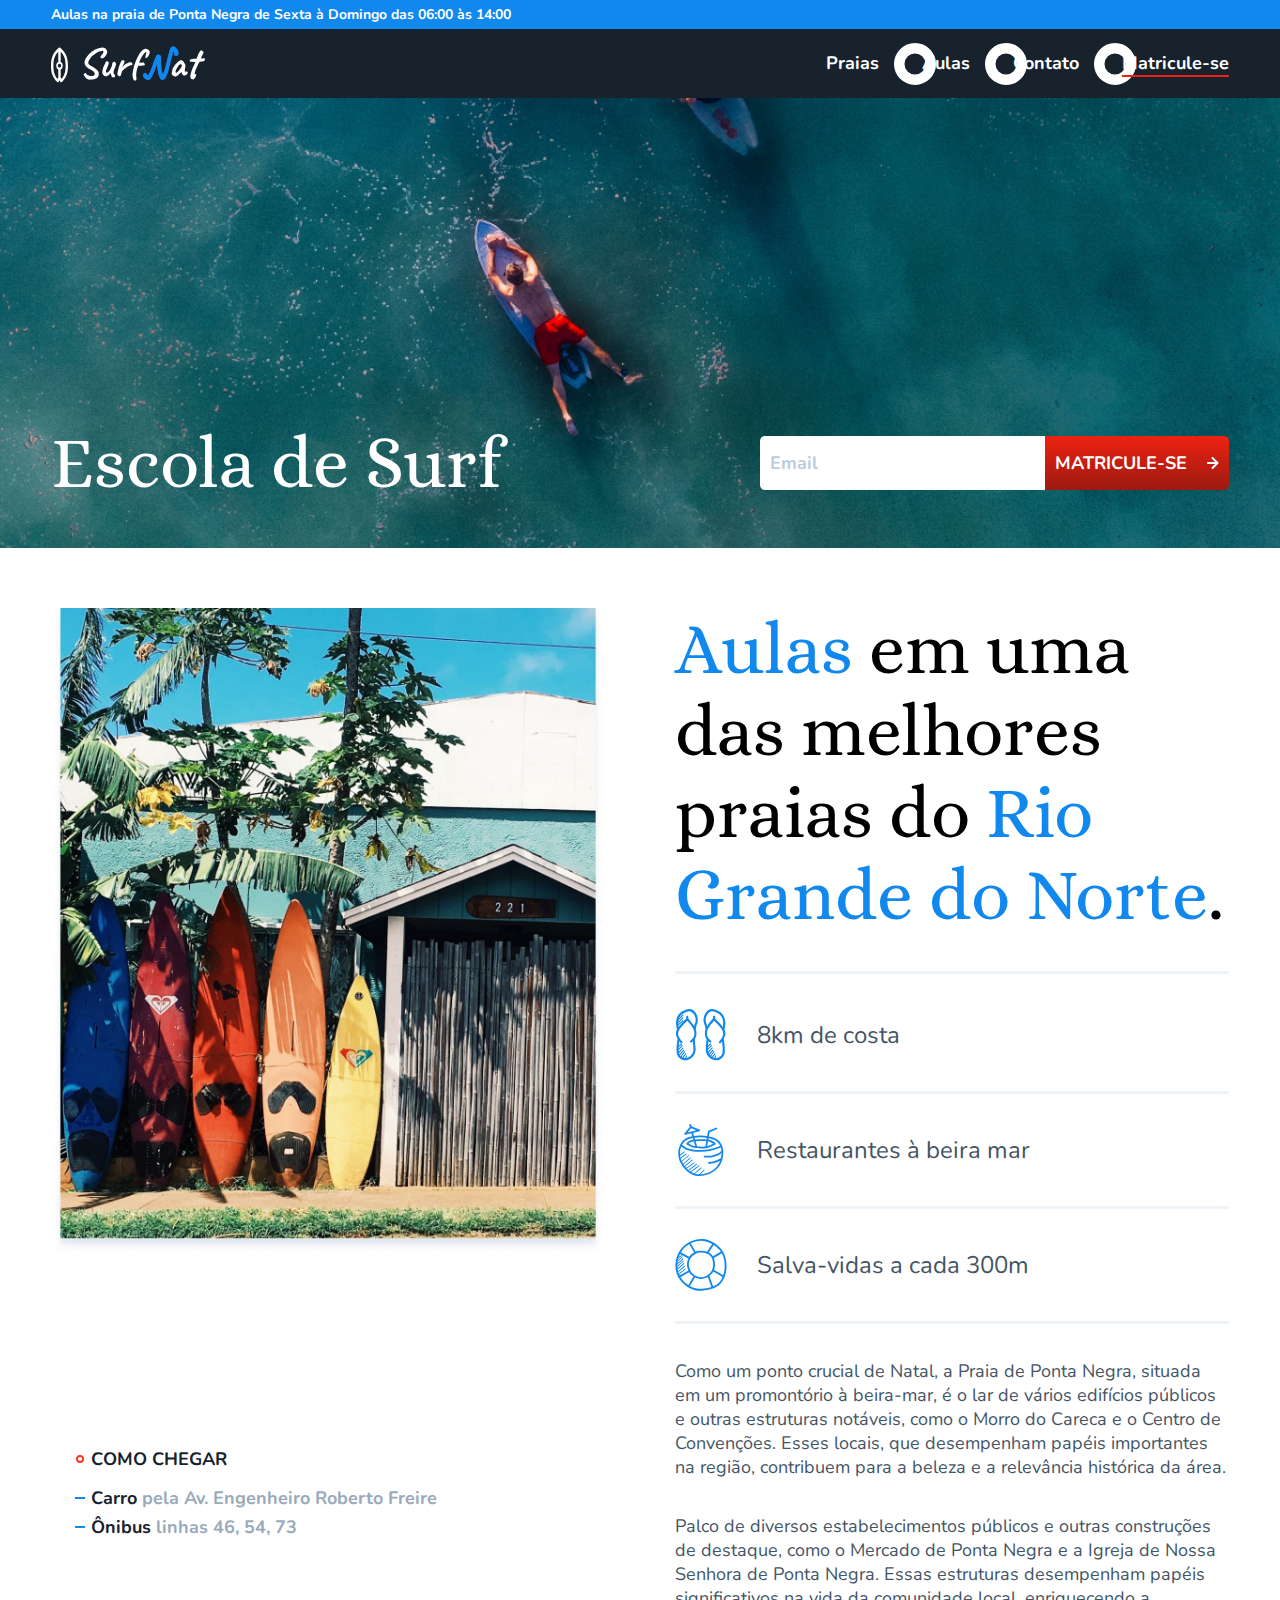
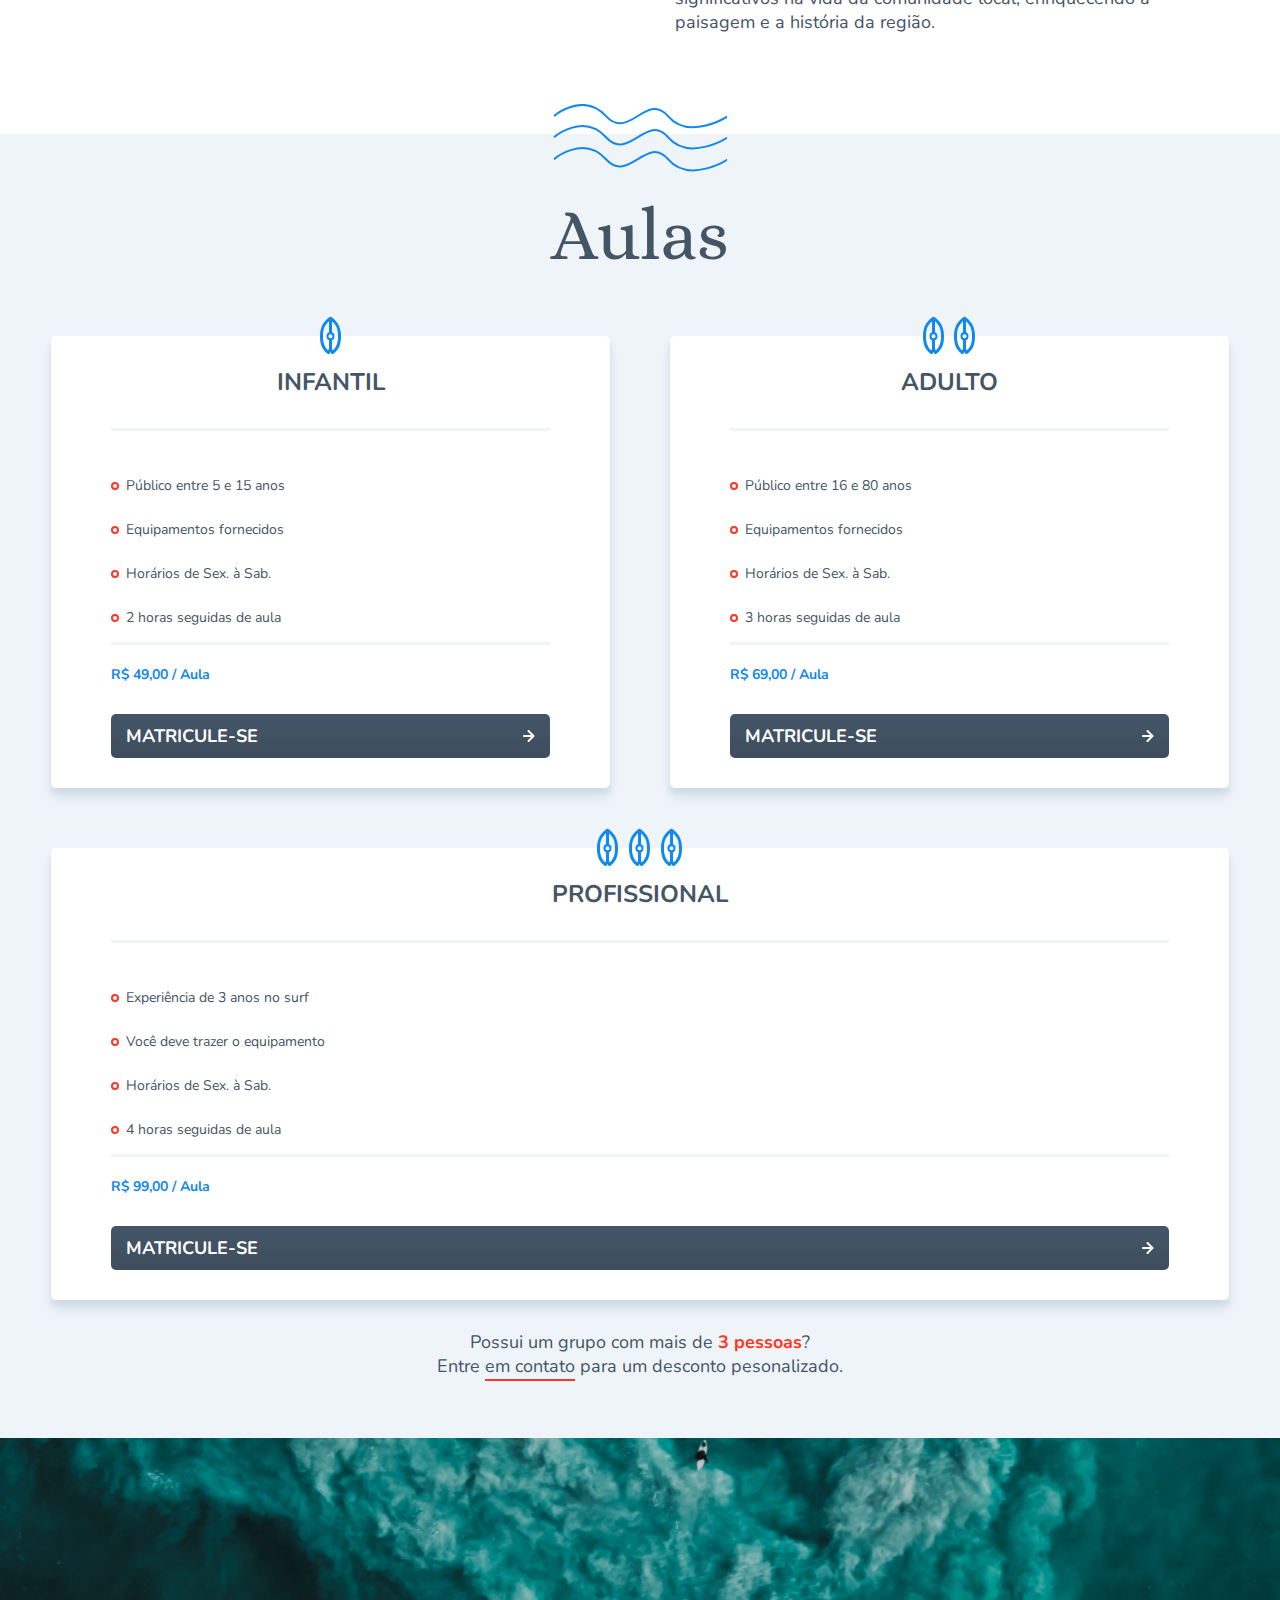
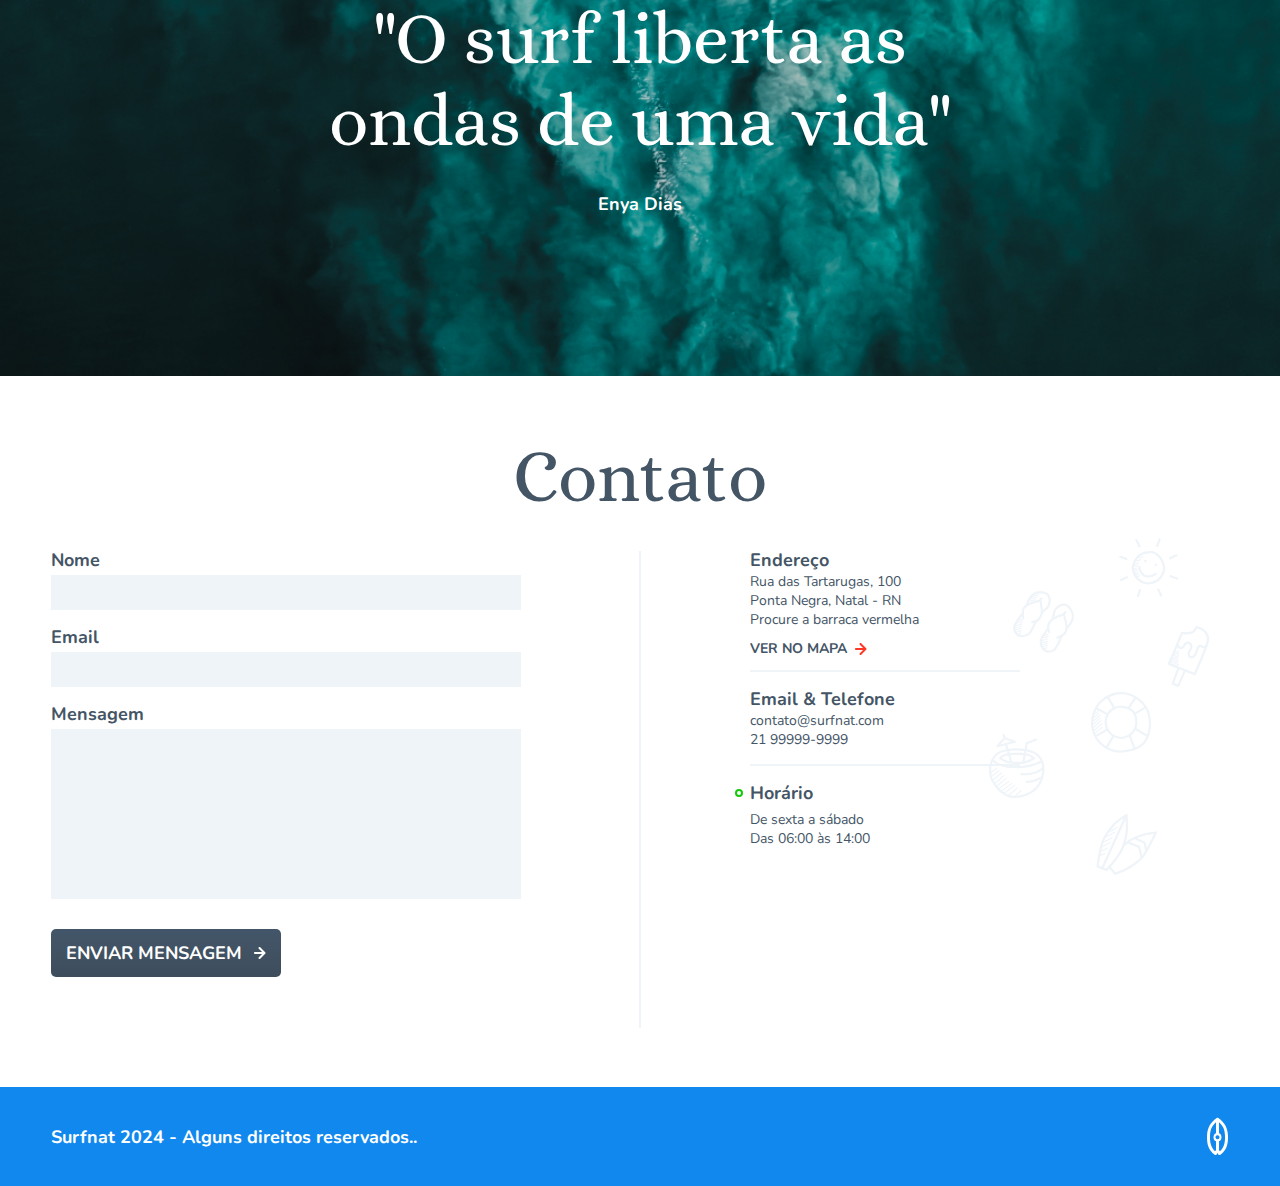
<file: index.html>
<!DOCTYPE html>
<html lang="pt-BR">

<head>
  <meta charset="UTF-8">
  <meta name="viewport" content="width=device-width, initial-scale=1.0">
  <link rel="shortcut icon" href="./assets/imgs/surfbot-icon.svg" type="image/svg">
  <title>Surfnat | Home</title>

  <!-- GOOGLE FONTS -->
  <link rel="preconnect" href="https://fonts.googleapis.com">
  <link rel="preconnect" href="https://fonts.gstatic.com" crossorigin>
  <link href="https://fonts.googleapis.com/css2?family=Alice&family=Nunito:ital,wght@0,200..1000;1,200..1000&display=swap" rel="stylesheet">
  <!-- CSS -->
  <link rel="stylesheet" href="./assets/css/style.css">
</head>

<body>
  <header>
    <div class="cabecalho-superior container">
      <p>Aulas na praia de Ponta Negra de Sexta à Domingo das 06:00 às 14:00</p>
    </div>

    <div class="cabecalho-inferior">
      <div class="container">
        <a href="./index.html"><img src="assets/imgs/marca.svg" alt="Logo surfnat"></a>
        <nav>
          <ul>
            <li>
              <a href="#praias">Praias</a>
              <img src="assets/imgs/detalhe-nav.svg" alt="">
            </li>
            <li>
              <a href="#aulas">Aulas</a>
              <img src="assets/imgs/detalhe-nav.svg" alt="">
            </li>
            <li>
              <a href="#contato">Contato</a>
              <img src="assets/imgs/detalhe-nav.svg" alt="">
            </li>
            <li><a href="#matricula">Matricule-se</a></li>
          </ul>
        </nav>
      </div>
    </div>
  </header>

  <section class="intro">
    <div class="container">
      <h1>Escola de Surf</h1>
      <form action="">
        <input type="email" id="email" placeholder="Email">
        <button type="submit">MATRICULE-SE
          <span>
            <img src="assets/imgs/seta.svg" alt="">
          </span>
        </button>
      </form>
    </div>
  </section>

  <main>
    <section class="praias container">
      <div class="praias-local">
        <div>
          <img src="assets/imgs/foto-galeria.jpg" alt="" class="praia">
          <div class="modal">
            <div class="embed">
              <iframe src="https://www.google.com/maps/embed?pb=!1m14!1m8!1m3!1d11225.554790338598!2d-35.165779388228216!3d-5.879086527837389!3m2!1i1024!2i768!4f13.1!3m3!1m2!1s0x7b2ff2ae2c55695%3A0x3ba594c57ef58fc1!2sPraia%20de%20Ponta%20Negra!5e0!3m2!1spt-BR!2sbr!4v1709142155805!5m2!1spt-BR!2sbr" width="400" height="500" style="border:0;" allowfullscreen="" loading="lazy" referrerpolicy="no-referrer-when-downgrade"></iframe>
              </iframe>
            </div>
          </div>
        </div>
        <ul class="como-chegar">
          <h3>COMO CHEGAR</h3>
          <li>Carro <span>pela Av. Engenheiro Roberto Freire</span></li>
          <li>Ônibus <span>linhas 46, 54, 73</span></li>
        </ul>
      </div>
      <div class="praias-texto">
        <h2><span>Aulas</span> em uma das melhores praias do <span>Rio Grande do Norte</span>.</h2>
        <ul>
          <li>
            <img src="assets/imgs/sandalhas.svg" width="52px" height="52px">
            <span>8km de costa</span>
          </li>
          <li>
            <img src="assets/imgs/coco.svg" width="52px" height="52px">
            <span>Restaurantes à beira mar</span>
          </li>
          <li>
            <img src="assets/imgs/boia.svg" width="52px" height="52px">
            <span>Salva-vidas a cada 300m</span>
          </li>
        </ul>
        <div>
          <p>Como um ponto crucial de Natal, a Praia de Ponta Negra, situada em um promontório à beira-mar, é o lar de vários edifícios públicos e outras estruturas notáveis, como o Morro do Careca e o Centro de Convenções. Esses locais, que desempenham papéis importantes na região, contribuem para a beleza e a relevância histórica da área.</p>
          <p>Palco de diversos estabelecimentos públicos e outras construções de destaque, como o Mercado de Ponta Negra e a Igreja de Nossa Senhora de Ponta Negra. Essas estruturas desempenham papéis significativos na vida da comunidade local, enriquecendo a paisagem e a história da região.</p>
        </div>
      </div>
    </section>

    <section class="aulas">
      <div class="container">
        <h2>Aulas</h2>
        <div>
          <div class="box-aulas">
            <div class="card-aula">
              <h3>INFANTIL</h3>
              <ul>
                <li>Público entre 5 e 15 anos</li>
                <li>Equipamentos fornecidos</li>
                <li>Horários de Sex. à Sab.</li>
                <li>2 horas seguidas de aula</li>
              </ul>
              <span>R$ 49,00 / Aula</span>
              <a href="#">MATRICULE-SE
                <img src="assets/imgs/seta.svg" alt="">
              </a>
            </div>

            <div class="card-aula">
              <h3>ADULTO</h3>
              <ul>
                <li>Público entre 16 e 80 anos</li>
                <li>Equipamentos fornecidos</li>
                <li>Horários de Sex. à Sab.</li>
                <li>3 horas seguidas de aula</li>
              </ul>
              <span>R$ 69,00 / Aula</span>
              <a href="">MATRICULE-SE
                <img src="assets/imgs/seta.svg" alt="">
              </a>
            </div>

            <div class="card-aula">
              <h3>PROFISSIONAL</h3>
              <ul>
                <li>Experiência de 3 anos no surf</li>
                <li>Você deve trazer o equipamento</li>
                <li>Horários de Sex. à Sab.</li>
                <li>4 horas seguidas de aula</li>
              </ul>
              <span>R$ 99,00 / Aula</span>
              <a href="">MATRICULE-SE
                <img src="assets/imgs/seta.svg" alt="">
              </a>
            </div>
          </div>
        </div>
        <p class="texto-desconto">
          Possui um grupo com mais de <strong>3 pessoas</strong>?<br>
          Entre <span>em contato</span> para um desconto pesonalizado.
        </p>
      </div>
    </section>

    <article class="quote">
      <div class="container">
        <p>"O surf liberta as <br> ondas de uma vida"</p>
        <span>Enya Dias</span>
      </div>
    </article>

    <section class="contato">
      <h2>Contato</h2>
      <div class="container">
        <form action="">
          <label for="nome">Nome</label>
          <input type="text" id="nome">

          <label for="email">Email</label>
          <input type="email" id="email">

          <label for="mensagem">Mensagem</label>
          <textarea name="mensagem" id="mensagem" cols="30" rows="10"></textarea>
          <a href="">ENVIAR MENSAGEM
            <span>
              <img src="assets/imgs/seta.svg" alt="">
            </span>
          </a>
        </form>

        <ul>
          <span>Endereço</span>
          <li>Rua das Tartarugas, 100</li>
          <li>Ponta Negra, Natal - RN</li>
          <li>Procure a barraca vermelha</li>
          <span><a href="https://www.google.com/maps?ll=-5.875891,-35.170062&z=14&t=m&hl=pt-BR&gl=BR&mapclient=embed&q=Praia+de+Ponta+Negra+Rio+Grande+do+Norte" target="_blank">VER NO MAPA</a><img src="assets/imgs/seta.svg" alt=""></span>

          <span class="detalhe-linha">Email & Telefone</span>
          <li>contato@surfnat.com</li>
          <li class="detalhe-linha">21 99999-9999</li>

          <span class="detalhe">Horário</span>
          <li>De sexta a sábado</li>
          <li>Das 06:00 às 14:00</li>
        </ul>
      </div>
    </section>
  </main>

  <footer class="rodape">
    <div class="container">
      <p>Surfnat 2024 - Alguns direitos reservados.. </p>
      <img src="assets/imgs/surfbot-white-icon.svg" alt="">
    </div>
  </footer>
</body>

</html>
</file>
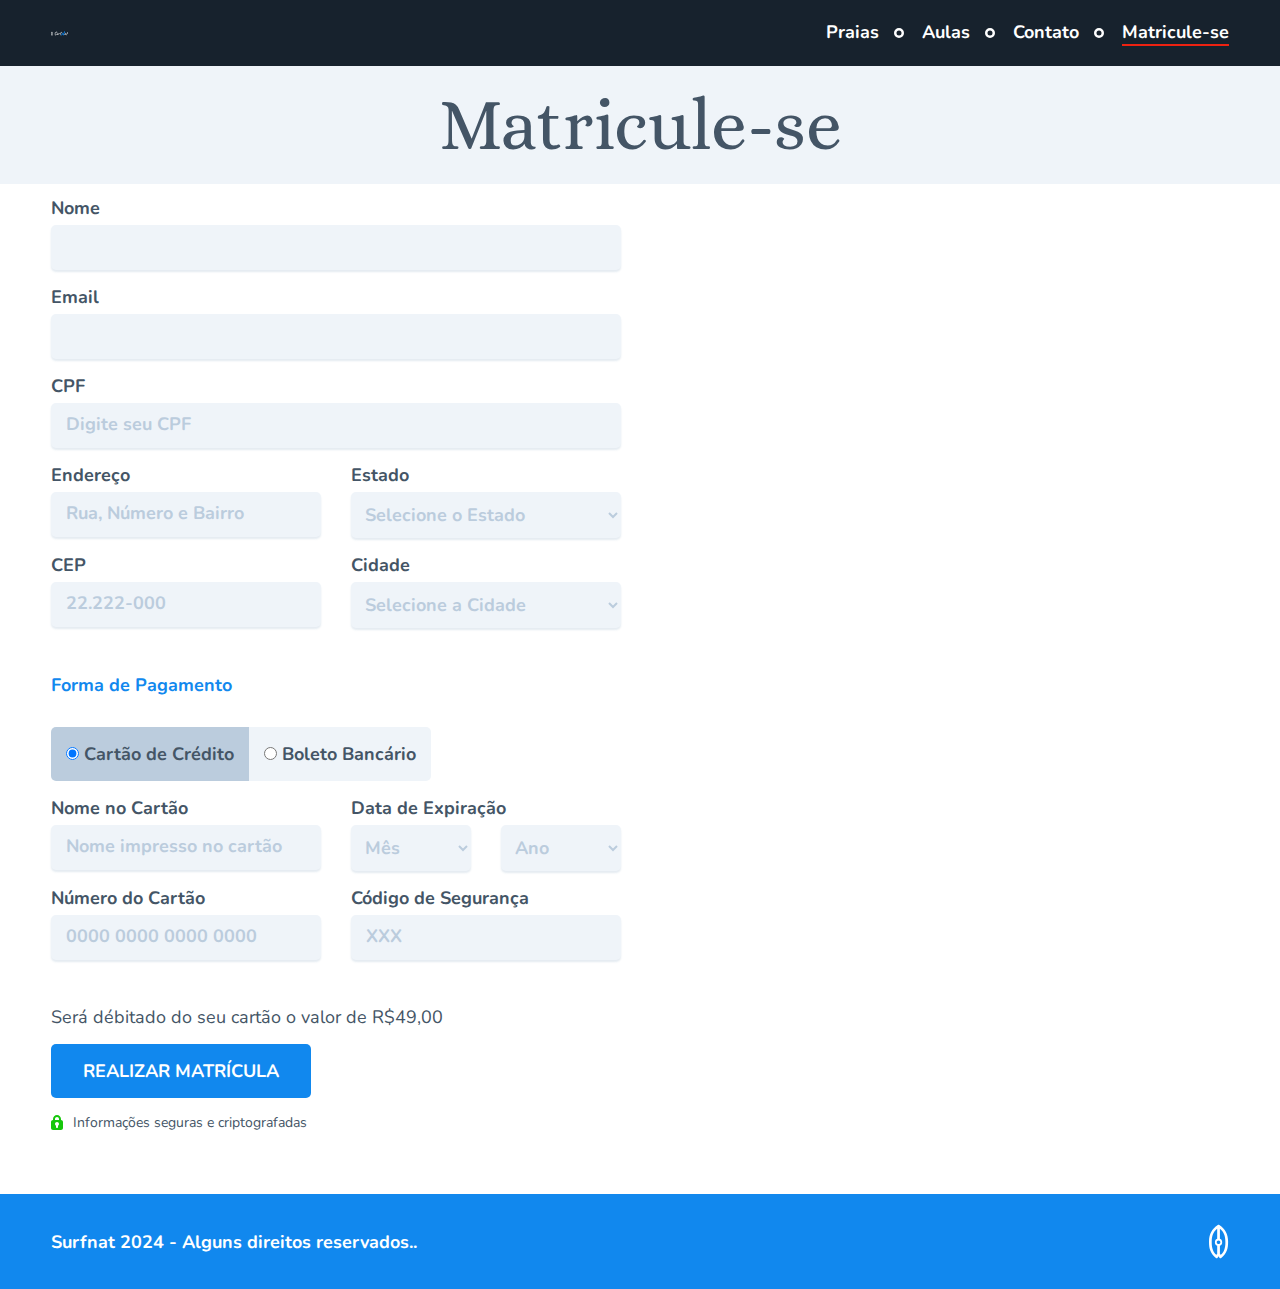
<file: matricula.html>
<!DOCTYPE html>
<html lang="pt-BR">

<head>
  <meta charset="UTF-8">
  <meta name="viewport" content="width=device-width, initial-scale=1.0">

  <!-- GOOGLE FONTS -->
  <link rel="preconnect" href="https://fonts.googleapis.com">
  <link rel="preconnect" href="https://fonts.gstatic.com" crossorigin>
  <link href="https://fonts.googleapis.com/css2?family=Alice&family=Nunito:ital,wght@0,200..1000;1,200..1000&display=swap" rel="stylesheet">
  <!-- CSS -->
  <link rel="stylesheet" href="./assets/css/matricula.css">
  <title>Surfnat | Matricula</title>
</head>

<body>
  <header>
    <div class="cabecalho-inferior">
      <div class="container">
        <a href="./index.html"><img src="assets/imgs/marca.svg" alt="Logo surfnat"></a>
        <nav>
          <ul>
            <li>
              <a href="#praias">Praias</a>
              <img src="assets/imgs/detalhe-nav.svg" alt="">
            </li>
            <li>
              <a href="#aulas">Aulas</a>
              <img src="assets/imgs/detalhe-nav.svg" alt="">
            </li>
            <li>
              <a href="#contato">Contato</a>
              <img src="assets/imgs/detalhe-nav.svg" alt="">
            </li>
            <li><a href="#matricula">Matricule-se</a></li>
          </ul>
        </nav>
      </div>

    </div>
  </header>

  <main>
    <div class="titulo-bg">
      <div class="titulo container">
        <h1>Matricule-se</h1>
      </div>
    </div>

    <div class="grid-container container">
      <div class="formulario">
        <section id="sectionFormulario" class="dados container">
          <form action="">

            <label for="nome">Nome</label>
            <input type="text" id="nome">
            <label for="email">Email</label>
            <input type="email" id="email">
            <label for="cpf">CPF</label>
            <input type="text" id="cpf" placeholder="Digite seu CPF">

            <div class="local">
              <div>
                <label for="endereco">Endereço</label>
                <input type="text" id="endereco" placeholder="Rua, Número e Bairro">
              </div>
              <div>
                <label for="estado">Estado</label>
                <select name="estado" id="estados">
                  <option value="">Selecione o Estado</option>
                  <option value="RN">Rio Grande do Norte</option>
                  <option value="PB">Paraíba</option>
                </select>
              </div>
              <div>
                <label for="cep">CEP</label>
                <input type="text" id="cep" placeholder="22.222-000">
              </div>
              <div>
                <label for="cidade">Cidade</label>
                <select name="cidade" id="cidade">
                  <option value="">Selecione a Cidade</option>
                  <option value="Natal">Natal</option>
                  <option value="João Pessoa">João Pessoa</option>
                </select>
              </div>
            </div>

          </form>
        </section>

        <section id="sectionPagamento" class="pagamento container">
          <h2>Forma de Pagamento</h2>

          <div class="box-pagamentos">
            <div class="option-cartao-credito">
              <input type="radio" name="forma-pagamento" id="cartaoCredito" checked>
              <label for="forma-pagamento">Cartão de Crédito</label>
            </div>
            <div class="option-boleto">
              <input type="radio" name="forma-pagamento" id="boleto">
              <label for="forma-pagamento">Boleto Bancário</label>
            </div>
          </div>

          <!-- INICIO DADOS-CARTAO-CREDITO -->
          <div class="dados-cartao-credito">
            <div>
              <label for="nome-cartao">Nome no Cartão</label>
              <input type="text" id="nomeCartao " placeholder="Nome impresso no cartão">
            </div>
            <div>
              <label for="nome-cartao">Data de Expiração</label>
              <div class="data">
                <select name="mes" id="inputMes">
                  <option value="">Mês</option>
                  <option value="01">01</option>
                  <option value="02">02</option>
                  <option value="03">03</option>
                  <option value="04">04</option>
                  <option value="05">05</option>
                  <option value="06">06</option>
                  <option value="07">07</option>
                  <option value="08">08</option>
                  <option value="09">09</option>
                  <option value="10">10</option>
                  <option value="11">11</option>
                  <option value="12">12</option>
                </select>
                <select name="ano" id="inputAno">
                  <option value="">Ano</option>
                  <option value="2022">2022</option>
                  <option value="2023">2023</option>
                  <option value="2024">2024</option>
                  <option value="2025">2025</option>
                  <option value="2026">2026</option>
                  <option value="2027">2027</option>
                  <option value="2028">2028</option>
                  <option value="2029">2029</option>
                  <option value="2030">2030</option>
                </select>
              </div>
            </div>
            <div>
              <label for="numero-cartao">Número do Cartão</label>
              <input type="text" id="numeroCartao" placeholder="0000 0000 0000 0000">
            </div>
            <div>
              <label for="cvv">Código de Segurança </label>
              <input type="text" id="cvv" placeholder="XXX">
            </div>
          </div>
          <!-- FIM DADOS-CARTAO-CREDITO -->

          <div class="concluir-matricula">
            <p>Será débitado do seu cartão o valor de R$49,00</p>
            <a href="#">REALIZAR MATRÍCULA</a>
            <span>Informações seguras e criptografadas</span>
          </div>
        </section>
      </div>
    </div>
  </main>

  <footer class="rodape">
    <div class="container">
      <p>Surfnat 2024 - Alguns direitos reservados.. </p>
      <img src="assets/imgs/surfbot-white-icon.svg" alt="">
    </div>
  </footer>
</body>

</html>
</file>
<file: assets/css/style.css>
/* ESTILOS GERAIS */

:root {
	--cor-primaria-100: #269bff;
	--cor-primaria-200: #1188ee;
	--cor-primaria-300: #0467cc;
	--cor-secundaria-100: #ff3726;
	--cor-secundaria-200: #ee2211;
	--cor-secundaria-300: #d91504;
	--cor-neutra-100: #eff4f9;
	--cor-neutra-200: #bbccdd;
	--cor-neutra-300: #99aabb;
	--cor-neutra-400: #667788;
	--cor-neutra-500: #445566;
	--cor-neutra-600: #17222d;

	--gradiente-primario: linear-gradient(180deg, #ee2211 0%, #9b1a10 100%);

	--gradiente-secundario: linear-gradient(180deg, #435669 0%, #3e4d5c 100%);

	--fonte-primaria: 400 4.5rem Alice, sans-serif;
	--fonte-secundaria-lg: 400 1.5rem Nunito, sans-serif;
	--fonte-secundaria-lg-b: 700 1.5rem Nunito, sans-serif;
	--fonte-secundaria-md: 400 1.125rem Nunito, sans-serif;
	--fonte-secundaria-md-b: 700 1.125rem Nunito, sans-serif;
	--fonte-secundaria-sm: 400 0.875rem Nunito, sans-serif;
	--fonte-secundaria-sm-b: 700 0.875rem Nunito, sans-serif;

	::-webkit-scrollbar {
		width: 8px;
	}

	::-webkit-scrollbar-track {
		background: var(--cor-neutra-200);
	}

	::-webkit-scrollbar-thumb {
		background: var(--cor-neutra-600);
		border-radius: 10px;
	}
}

* {
	margin: 0;
	padding: 0;
	box-sizing: border-box;
	text-decoration: none;
	list-style: none;
}

.container {
	max-width: 1400px;
	margin: 0 auto;
}

img {
	display: block;
	max-width: 100%;
}

@media (width <= 1100px) {
	html {
		font-size: 0.9rem;
	}
}

/* CABEÇALHO */

header {
	background: var(--cor-primaria-200);
}

.cabecalho-superior {
	font: var(--fonte-secundaria-sm-b);
	color: #fff;
	padding: 5px 4%;
}

.cabecalho-inferior {
	background: var(--cor-neutra-600);
}

.cabecalho-inferior > div {
	display: flex;
	justify-content: space-between;
	align-items: center;
	flex-wrap: wrap;
	gap: 15px;
	padding: 12px 4%;
}

.cabecalho-inferior a {
	transition: ease-in-out 0.2s;
}

.cabecalho-inferior a:hover {
	transform: scale(1.05);
}

.cabecalho-inferior ul {
	display: flex;
	flex-wrap: wrap;
	gap: 15px;
}

.cabecalho-inferior ul li {
	display: flex;
	gap: 10px;
}

.cabecalho-inferior ul li img {
	padding: 0 5px;
}

.cabecalho-inferior ul li a {
	font: var(--fonte-secundaria-md-b);
	color: #fff;
	padding: 8px 0;
	border-radius: 5px;
	transition: ease-in-out 0.2s;
}

.cabecalho-inferior ul li a:last-child::after {
	content: '';
	display: block;
	width: 100%;
	height: 2px;
	background: var(--cor-secundaria-200);
}

.cabecalho-inferior ul li a:hover {
	color: var(--cor-neutra-200);
	font-weight: 800;
}

@media (width <= 670px) {
	.cabecalho-inferior ul,
	.cabecalho-inferior ul li {
		gap: 4px;
	}
}

@media (width <= 510px) {
	.cabecalho-inferior > div {
		justify-content: center;
	}
}

/* INTRO */
section.intro {
	background-image: url('../imgs/bg-intro.jpg');
	background-size: cover;
	background-position: center;
	padding-top: 280px;
}

.intro > div {
	display: flex;
	justify-content: space-between;
	gap: 20px;
	align-items: center;
	padding: 44px 4%;
}

.intro h1 {
	flex: 1;
	font: var(--fonte-primaria);
	color: #fff;
}

.intro form {
	display: flex;
}

.intro form input {
	display: block;
	padding: 15px 10px;
	border: 0px;
	border-radius: 5px 0 0 5px;
	min-width: 285px;
	font: var(--fonte-secundaria-md-b);
	color: var(--cor-neutra-400);
}

.intro form input::placeholder {
	font: var(--fonte-secundaria-md-b);
	color: var(--cor-neutra-200);
}

.intro form input:focus {
	outline: none;
}

.intro form button {
	display: flex;
	gap: 20px;
	align-items: center;
	justify-content: center;
	padding: 15px 10px;
	border-radius: 0 5px 5px 0;
	font: var(--fonte-secundaria-md-b);
	color: #fff;
	background: var(--gradiente-primario);
	cursor: pointer;
	border: 0;
}

.intro form button:hover {
	background: var(--cor-neutra-500);
}

@media (width <= 1080px) {
	.intro form {
		flex-direction: column;
	}

	.intro form input {
		border-radius: 5px 5px 0 0;
	}

	.intro form button {
		border-radius: 0 0 5px 5px;
	}

	.intro form button {
		font-size: var(--fonte-secundaria-sm-b);
	}
}

@media (width <= 610px) {
	section.intro {
		padding-top: 160px;
	}

	.intro > div {
		flex-direction: column;
		align-items: start;
		gap: 20px;
	}

	.intro form {
		width: 100%;
	}
}

/* CONTEUDO PRINCIPAL */

section.praias {
	display: grid;
	grid-template-columns: 1fr 1fr;
	column-gap: 70px;
	padding: 60px 4% 100px 4%;
}

.praias-local img {
	max-width: 100%;
}

.praias .modal {
	margin: auto;
	margin-top: -120px;
	margin-bottom: 30px;
	width: 100%;
	max-width: 90%;
}

.praias .embed {
	position: relative;
	padding-bottom: 56.25%;
	margin: auto;
	width: 100%;
	max-width: 600px;
}

.embed iframe {
	position: absolute;
	top: 0;
	left: 0;
	width: 100%;
	height: 100%;
}

.praias-texto h2 {
	font: var(--fonte-primaria);
	padding-bottom: 35px;
}

.praias-texto span {
	color: var(--cor-primaria-200);
}

.praias-texto ul {
	display: flex;
	flex-direction: column;
	gap: 30px;
	padding-top: 35px;
	border-top: 3px solid var(--cor-neutra-100);
}

.praias-texto ul li {
	display: flex;
	flex-wrap: wrap;
	gap: 30px;
	align-items: center;
	padding-bottom: 30px;
	border-bottom: 3px solid var(--cor-neutra-100);
}

.praias-texto ul li span {
	font: var(--fonte-secundaria-lg);
	color: var(--cor-neutra-500);
}

.praias-texto p {
	font: var(--fonte-secundaria-md);
	color: var(--cor-neutra-500);
}

.praias-texto p {
	padding-top: 35px;
}

.como-chegar {
	margin-left: 40px;
}

.como-chegar h3 {
	display: flex;
	align-items: center;
	font: var(--fonte-secundaria-md-b);
	color: var(--cor-neutra-600);
	padding-bottom: 15px;
	position: relative;
}

.como-chegar h3::before {
	content: '';
	display: block;
	position: absolute;
	left: -15px;
	width: 8px;
	height: 8px;
	background: url(../imgs/detalhe-como-chegar.svg);
}

.como-chegar li {
	display: flex;
	align-items: center;
	gap: 5px;
	padding-bottom: 5px;
	font: var(--fonte-secundaria-md-b);
	color: var(--cor-neutra-600);
	position: relative;
}

.como-chegar li::before {
	content: '';
	display: block;
	position: absolute;
	left: -16px;
	width: 10px;
	height: 2px;
	background: var(--cor-primaria-200);
}

.como-chegar li span {
	color: var(--cor-neutra-300);
}

@media (width <= 1080px) {
	section.praias {
		grid-template-columns: 1fr;
		row-gap: 40px;
	}

	.praias-local {
		order: 2;
	}

	.praias-local img {
		width: 100%;
		max-height: 800px;
		object-fit: contain;
	}

	.praias-texto {
		order: 1;
	}
}

/* AULAS */

section.aulas {
	position: relative;
	background: var(--cor-neutra-100);
}

.aulas > div.container {
	padding: 60px 4%;
}

.aulas h2 {
	display: flex;
	flex-direction: column;
	align-items: center;
	text-align: center;
	font: var(--fonte-primaria);
	color: var(--cor-neutra-500);
	padding-bottom: 60px;
}

.aulas h2::before {
	content: '';
	display: block;
	width: 174px;
	height: 70px;
	top: -30px;
	position: absolute;
	background: url(../imgs/ondas.svg) no-repeat;
}

.box-aulas {
	display: flex;
	flex-wrap: wrap;
	align-items: center;
	gap: 60px;
}

.card-aula {
	display: flex;
	flex-direction: column;
	flex: 1 1 370px;
	position: relative;
	padding: 30px 60px;
	border-radius: 5px;
	background: #fff;
	box-shadow: 0px 10px 10px 0px rgba(187, 204, 221, 0.4),
		0px 5px 5px 0px rgba(187, 204, 221, 0.4);
}

.card-aula:nth-child(1)::before {
	content: '';
	display: block;
	width: 22px;
	height: 39px;
	top: -20px;
	position: absolute;
	background: url(../imgs/surfbot-icon.svg) no-repeat;
	align-self: center;
}

.card-aula:nth-child(2)::before {
	content: '';
	display: block;
	width: 53px;
	height: 39px;
	top: -20px;
	position: absolute;
	background: url(../imgs/surfbot2-icon.svg) no-repeat;
	align-self: center;
}

.card-aula:nth-child(3)::before {
	content: '';
	display: block;
	width: 86px;
	height: 39px;
	top: -20px;
	position: absolute;
	background: url(../imgs/surfbot3-icon.svg) no-repeat;
	align-self: center;
}

.card-aula h3 {
	text-align: center;
	font: var(--fonte-secundaria-lg-b);
	color: var(--cor-neutra-500);
	padding-bottom: 30px;
}

.card-aula ul {
	display: flex;
	flex-direction: column;
	gap: 25px;
	font: var(--fonte-secundaria-sm);
	color: var(--cor-neutra-500);
	padding: 15px;
	border-top: 3px solid var(--cor-neutra-100);
}

.card-aula ul li:first-child {
	margin-top: 30px;
}

.card-aula ul li {
	display: flex;
	align-items: center;
	position: relative;
}

.card-aula ul li::after {
	content: '';
	position: absolute;
	left: -15px;
	width: 8px;
	height: 8px;
	background: url(../imgs/detalhe-como-chegar.svg);
}

.card-aula span {
	font: var(--fonte-secundaria-sm-b);
	color: var(--cor-primaria-200);
	padding-top: 20px;
	padding-bottom: 30px;
	border-top: 3px solid var(--cor-neutra-100);
}

.card-aula a {
	display: flex;
	justify-content: space-between;
	align-items: center;
	border-radius: 5px;
	font: var(--fonte-secundaria-md-b);
	color: #fff;
	background: var(--gradiente-secundario);
	width: 100%;
	padding: 10px 15px;
}

.card-aula a:hover {
	background: var(--cor-primaria-200);
}

.aulas .texto-desconto {
	font: var(--fonte-secundaria-md);
	color: var(--cor-neutra-500);
	margin-top: 30px;
	text-align: center;
}

.aulas .texto-desconto strong {
	color: var(--cor-secundaria-100);
}

.aulas .texto-desconto span {
	position: relative;
}

.aulas .texto-desconto span::after {
	content: '';
	display: block;
	width: 100%;
	height: 2px;
	bottom: -3px;
	left: 0;
	background: var(--cor-secundaria-100);
	position: absolute;
}

@media (width <= 1275px) {
	.box-aulas {
		justify-content: center;
	}

	.card-aula {
		flex: 1 1 370px;
		align-items: center;
	}

	.card-aula ul,
	.card-aula span {
		font-size: 1.2rem;
	}

	.card-aula a {
		justify-content: center;
	}

	.card-aula a img {
		margin-left: 15px;
	}
}

@media (width <= 435px) {
	.card-aula {
		padding: 30px 20px;
	}
}

/* QUOTE */

.quote {
	background-image: url(../imgs/foto-quote.jpg);
	background-size: cover;
	background-repeat: no-repeat;
	background-position: center;
	color: #fff;
	text-align: center;
	padding: 160px;
	max-width: 100%;
}

.quote p {
	font: var(--fonte-primaria);
}

.quote span {
	display: block;
	font: var(--fonte-secundaria-md-b);
	margin-top: 30px;
}

@media (width <= 700px) {
	.quote {
		padding: 60px 20px;
	}

	.quote p {
		font-size: 2.5rem;
	}
}

/* CONTATO */

.contato {
	background-image: url('../imgs/bg-icones.svg');
	background-repeat: no-repeat;
	background-position: center right 70px;
}

.contato h2 {
	display: flex;
	justify-content: center;
	align-items: center;
	padding-top: 60px;
	padding-bottom: 30px;
	text-align: center;
	font: var(--fonte-primaria);
	color: var(--cor-neutra-500);
	position: relative;
}

.contato h2::after {
	content: '';
	width: 2px;
	height: 477px;
	top: 175px;
	position: absolute;
	background-color: var(--cor-neutra-100);
}

.contato .container {
	display: grid;
	grid-template-columns: 1fr 1fr;
	column-gap: 220px;
	padding: 0 4%;
}

.contato form {
	display: flex;
	flex-direction: column;
	max-width: 470px;
}

.contato label {
	font: var(--fonte-secundaria-md-b);
	color: var(--cor-neutra-500);
	padding-bottom: 3px;
}

.contato input {
	background-color: var(--cor-neutra-100);
	padding: 10px;
	border: none;
	margin-bottom: 15px;
}

.contato textarea {
	background-color: var(--cor-neutra-100);
	padding: 10px;
	border: 0;
	outline: none;
	resize: none;
	margin-bottom: 30px;
}

.contato form a {
	display: flex;
	justify-content: space-between;
	align-items: center;
	border-radius: 5px;
	font: var(--fonte-secundaria-md-b);
	color: #fff;
	background: var(--gradiente-secundario);
	max-width: 230px;
	padding: 12px 15px;
	margin-bottom: 60px;
}

.contato form a:hover {
	background: var(--cor-primaria-200);
}

.contato ul span {
	font: var(--fonte-secundaria-md-b);
	color: var(--cor-neutra-500);
	margin-bottom: 5px;
}

.contato ul span.detalhe {
	display: flex;
	align-items: center;
	position: relative;
}

.contato ul span.detalhe::before {
	content: '';
	position: absolute;
	left: -15px;
	width: 8px;
	height: 8px;
	background: url(../imgs/detalhe-horario.svg);
}

.contato span.detalhe-linha::before {
	content: '';
	display: block;
	width: 270px;
	height: 2px;
	margin-bottom: 15px;
	background: var(--cor-neutra-100);
}

.contato ul span:last-of-type {
	margin-top: 15px;
}

.contato ul li {
	font: var(--fonte-secundaria-sm);
	color: var(--cor-neutra-500);
}

.contato ul li.detalhe-linha::after {
	content: '';
	display: block;
	width: 270px;
	height: 2px;
	background: var(--cor-neutra-100);
	margin-top: 15px;
}

.contato ul a {
	display: flex;
	align-items: center;
	gap: 8px;
	text-decoration: none;
	font: var(--fonte-secundaria-sm-b);
	color: var(--cor-neutra-500);
	margin-top: 10px;
}

.contato ul a::after {
	content: '';
	display: block;
	width: 12px;
	height: 12px;
	background: url(../imgs/seta-vermelha.svg);
}

@media (width <= 830px) {
	.contato {
		background-position: bottom right 25px;
	}

	.contato .container {
		grid-template-columns: 1fr;
	}

	.contato form {
		max-width: 800px;
	}

	.contato h2::after {
		display: none;
	}

	.contato span.detalhe-linha::before, .contato ul li.detalhe-linha::after {
		width: 200px;
	}
}

.rodape {
	margin-top: 50px;
	background: var(--cor-primaria-200);
}

.rodape > div {
	display: flex;
	justify-content: space-between;
	align-items: center;
	padding: 30px 4%;
}

.rodape p {
	font: var(--fonte-secundaria-md-b);
	color: #fff;
}
</file>
<file: assets/css/matricula.css>
@import './global.css';

.titulo-bg {
	background-color: var(--cor-neutra-100);
}

.titulo h1 {
	font: var(--fonte-primaria);
	color: var(--cor-neutra-500);
	text-align: center;
	padding: 18px;
}

.grid-container {
	display: grid;
	grid-template-columns: 1fr 1fr;
	grid-gap: 20px;
	padding: 12px 4%;
}

.formulario {
	max-width: 570px;
}

input::placeholder,
select {
	font: var(--fonte-secundaria-md-b);
	color: var(--cor-neutra-200);
}

option {
	color: var(--cor-neutra-500);
}

.dados form {
	display: flex;
	flex-direction: column;
	max-width: 600px;
}

.dados label,
.local label,
.dados-cartao-credito label {
	font: var(--fonte-secundaria-md-b);
	color: var(--cor-neutra-500);
	width: 100%;
}

.dados input,
.dados-cartao-credito input {
	padding: 15px;
	margin-top: 5px;
	margin-bottom: 15px;
	background: var(--cor-neutra-100);
	border: none;
	border-radius: 5px;
	max-height: 50px;
	width: 100%;
	box-shadow: 0px 2px 2px rgba(187, 204, 221, 0.4);
}

.local,
.dados-cartao-credito {
	display: grid;
	grid-template-columns: 1fr 1fr;
	column-gap: 30px;
}

.local input,
.dados-cartao-credito input {
	display: block;
	width: 100%;
	max-width: 270px;
}

.local select,
.dados-cartao-credito select {
	width: 100%;
	padding: 10px;
	max-height: 50px;
	margin-top: 5px;
	margin-bottom: 15px;
	background: var(--cor-neutra-100);
	border: none;
	border-radius: 5px;
  outline: none;
  box-shadow: 0px 2px 2px rgba(187, 204, 221, 0.4);
}

.pagamento h2 {
	font: var(--fonte-secundaria-md-b);
	color: var(--cor-primaria-200);
	margin: 30px 0;
}

.box-pagamentos {
	display: flex;
	width: 400px;
	max-width: max-content;
	margin-bottom: 15px;
}

.option-cartao-credito {
	font: var(--fonte-secundaria-md-b);
	background-color: var(--cor-neutra-200);
	color: var(--cor-neutra-500);
	padding: 15px;
	max-width: max-content;
	border-radius: 5px 0 0 5px;
}

.option-boleto {
	font: var(--fonte-secundaria-md-b);
	background-color: var(--cor-neutra-100);
	color: var(--cor-neutra-500);
	padding: 15px;
	max-width: max-content;
	border-radius: 0 5px 5px 0;
}

.dados-cartao-credito .data {
	display: grid;
	grid-template-columns: 1fr 1fr;
	column-gap: 30px;
}

.concluir-matricula {
	display: flex;
	flex-direction: column;
	justify-content: center;
	gap: 15px;
	margin-top: 30px;
}

.concluir-matricula p {
	font: var(--fonte-secundaria-md);
	color: var(--cor-neutra-500);
}

.concluir-matricula a {
	font: var(--fonte-secundaria-md-b);
	color: #fff;
	background-color: var(--cor-primaria-200);
	padding: 15px;
	text-align: center;
	border-radius: 5px;
	text-decoration: none;
	max-width: 260px;
}

.concluir-matricula a:hover {
	background: var(--cor-primaria-300);
}

.concluir-matricula span {
	display: flex;
	align-items: center;
	gap: 10px;
	font: var(--fonte-secundaria-sm);
	color: var(--cor-neutra-500);
}

.concluir-matricula span::before {
	content: '';
	width: 12px;
	height: 15px;
	background-image: url('../imgs/cadeado.svg');
}
</file>
